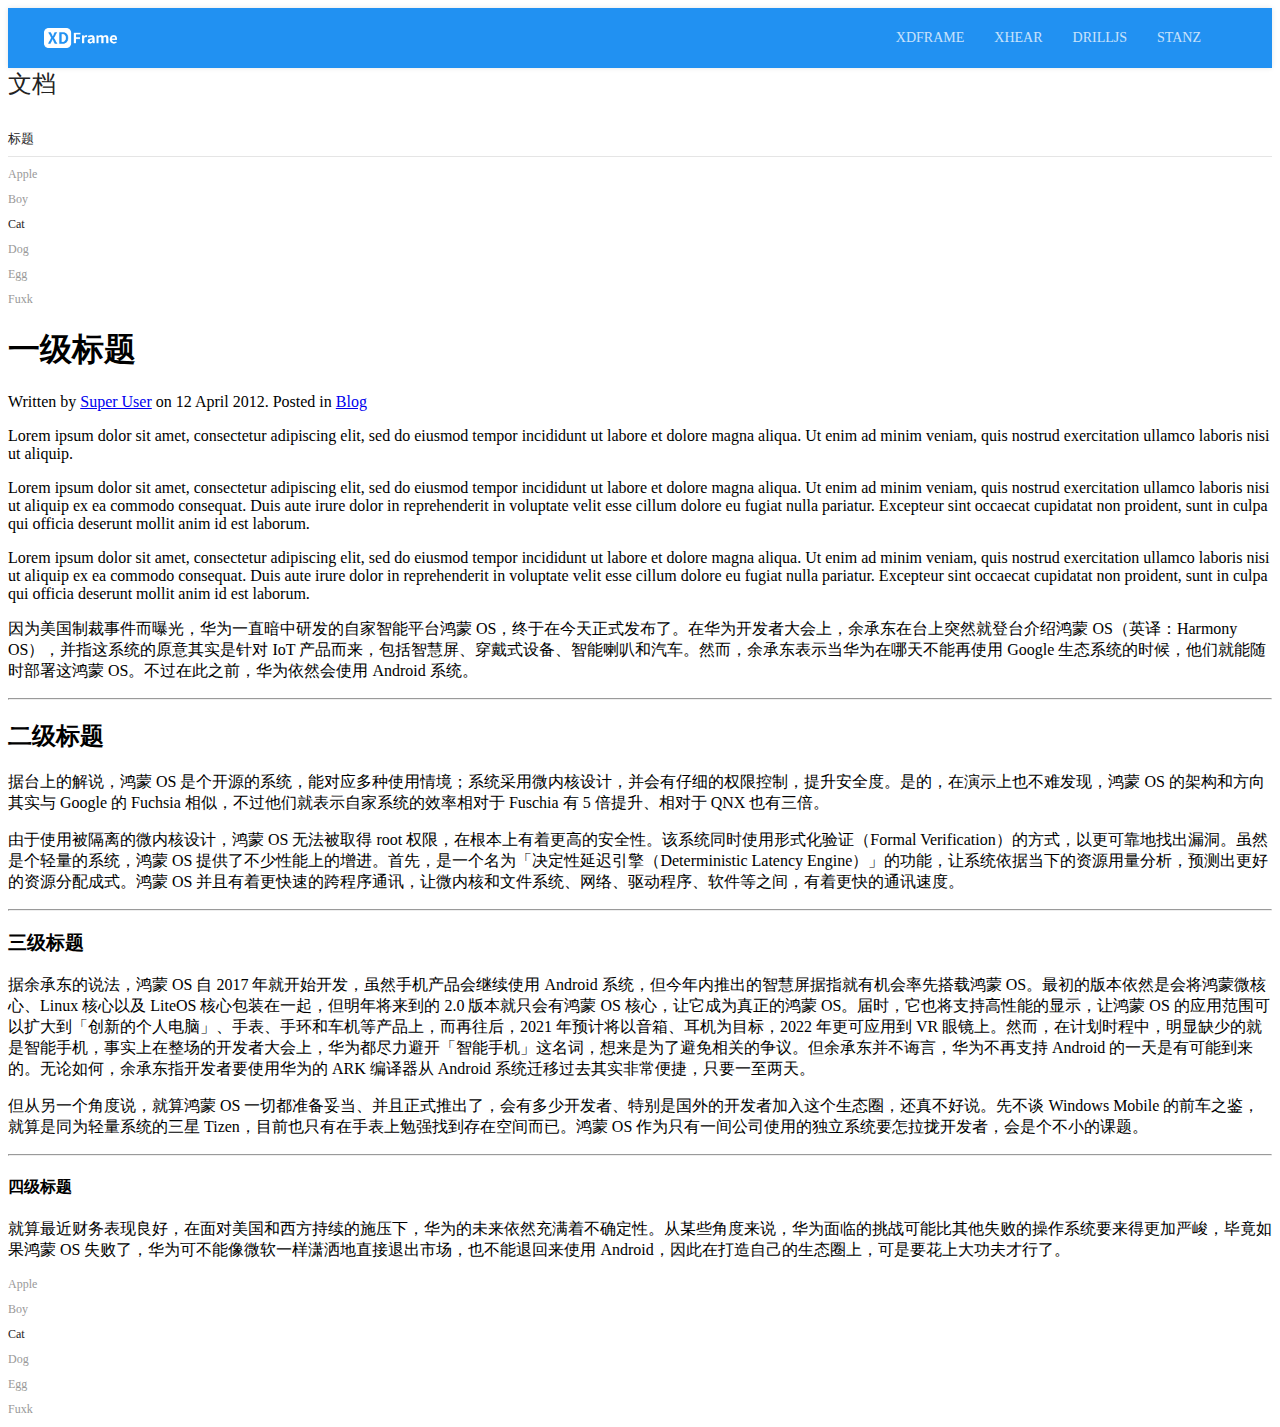
<file: index.html>
<!DOCTYPE html>
<html lang="en">

<head>
    <meta charset="UTF-8">
    <meta name="viewport" content="width=device-width, initial-scale=1.0">
    <meta http-equiv="X-UA-Compatible" content="ie=edge">
    <title>test page</title>
    <link rel="stylesheet" href="css/index.css">
    <script src="js/xdframe.js"></script>
    <script>
        drill = async (drill) => {
            drill.config({
                baseUrl: "js/"
            });
            await load("comps/ki-loading");
            await load("comps/ki-nav -pack", "comps/ki-ul -pack");
        }
    </script>
</head>

<body>
    <ki-nav>
        <img src="img/logo_white.png" alt="logo" slot="logo">
        <a href="/index.html">XDFRAME</a>
        <a href="/xhear/index.html">XHEAR</a>
        <a href="/drilljs/index.html">DRILLJS</a>
        <a href="/stanz/index.html">STANZ</a>
    </ki-nav>
    <div class="main">
        <div class="aslide">
            <ki-ul>
                <h1>文档</h1>
                <header>标题</header>
                <a>Apple</a>
                <a>Boy</a>
                <a class="kiul_active">Cat</a>
                <a>Dog</a>
                <a>Egg</a>
                <a>Fuxk</a>
            </ki-ul>
        </div>
        <div class="article">
            <article class="ki-article">
                <h1>一级标题</h1>
                <p class="ki-article-meta">Written by <a href="#">Super User</a> on 12 April 2012. Posted in <a href="#">Blog</a></p>
                <p class="ki-text-lead">Lorem ipsum dolor sit amet, consectetur adipiscing elit, sed do eiusmod tempor
                    incididunt ut labore et dolore magna aliqua. Ut enim ad minim veniam, quis nostrud exercitation
                    ullamco laboris nisi ut aliquip.</p>
                <p>Lorem ipsum dolor sit amet, consectetur adipiscing elit, sed do eiusmod tempor incididunt ut labore
                    et dolore magna aliqua. Ut enim ad minim veniam, quis nostrud exercitation ullamco laboris nisi ut
                    aliquip ex ea commodo consequat. Duis aute irure dolor in reprehenderit in voluptate velit esse
                    cillum dolore eu fugiat nulla pariatur. Excepteur sint occaecat cupidatat non proident, sunt in
                    culpa qui officia deserunt mollit anim id est laborum.</p>
                <p>Lorem ipsum dolor sit amet, consectetur adipiscing elit, sed do eiusmod tempor incididunt ut labore
                    et dolore magna aliqua. Ut enim ad minim veniam, quis nostrud exercitation ullamco laboris nisi ut
                    aliquip ex ea commodo consequat. Duis aute irure dolor in reprehenderit in voluptate velit esse
                    cillum dolore eu fugiat nulla pariatur. Excepteur sint occaecat cupidatat non proident, sunt in
                    culpa qui officia deserunt mollit anim id est laborum.</p>
                <p> 因为美国制裁事件而曝光，华为一直暗中研发的自家智能平台鸿蒙 OS，终于在今天正式发布了。在华为开发者大会上，余承东在台上突然就登台介绍鸿蒙 OS（英译：Harmony
                    OS），并指这系统的原意其实是针对 IoT 产品而来，包括智慧屏、穿戴式设备、智能喇叭和汽车。然而，余承东表示当华为在哪天不能再使用 Google 生态系统的时候，他们就能随时部署这鸿蒙
                    OS。不过在此之前，华为依然会使用 Android 系统。 </p>
                <hr>
                <h2>二级标题</h2>
                <p>据台上的解说，鸿蒙 OS 是个开源的系统，能对应多种使用情境；系统采用微内核设计，并会有仔细的权限控制，提升安全度。是的，在演示上也不难发现，鸿蒙 OS 的架构和方向其实与 Google 的
                    Fuchsia 相似，不过他们就表示自家系统的效率相对于 Fuschia 有 5 倍提升、相对于 QNX 也有三倍。</p>
                <p>由于使用被隔离的微内核设计，鸿蒙 OS 无法被取得 root 权限，在根本上有着更高的安全性。该系统同时使用形式化验证（Formal
                    Verification）的方式，以更可靠地找出漏洞。虽然是个轻量的系统，鸿蒙 OS 提供了不少性能上的增进。首先，是一个名为「决定性延迟引擎（Deterministic Latency
                    Engine）」的功能，让系统依据当下的资源用量分析，预测出更好的资源分配成式。鸿蒙 OS 并且有着更快速的跨程序通讯，让微内核和文件系统、网络、驱动程序、软件等之间，有着更快的通讯速度。</p>
                <hr>
                <h3>三级标题</h3>
                <p>据余承东的说法，鸿蒙 OS 自 2017 年就开始开发，虽然手机产品会继续使用 Android 系统，但今年内推出的智慧屏据指就有机会率先搭载鸿蒙 OS。最初的版本依然是会将鸿蒙微核心、Linux
                    核心以及 LiteOS 核心包装在一起，但明年将来到的 2.0 版本就只会有鸿蒙 OS 核心，让它成为真正的鸿蒙 OS。届时，它也将支持高性能的显示，让鸿蒙 OS
                    的应用范围可以扩大到「创新的个人电脑」、手表、手环和车机等产品上，而再往后，2021 年预计将以音箱、耳机为目标，2022 年更可应用到 VR
                    眼镜上。然而，在计划时程中，明显缺少的就是智能手机，事实上在整场的开发者大会上，华为都尽力避开「智能手机」这名词，想来是为了避免相关的争议。但余承东并不诲言，华为不再支持 Android
                    的一天是有可能到来的。无论如何，余承东指开发者要使用华为的 ARK 编译器从 Android 系统迁移过去其实非常便捷，只要一至两天。</p>
                <p>但从另一个角度说，就算鸿蒙 OS 一切都准备妥当、并且正式推出了，会有多少开发者、特别是国外的开发者加入这个生态圈，还真不好说。先不谈 Windows Mobile
                    的前车之鉴，就算是同为轻量系统的三星 Tizen，目前也只有在手表上勉强找到存在空间而已。鸿蒙 OS 作为只有一间公司使用的独立系统要怎拉拢开发者，会是个不小的课题。</p>
                <hr>
                <h4>四级标题</h4>
                <p>就算最近财务表现良好，在面对美国和西方持续的施压下，华为的未来依然充满着不确定性。从某些角度来说，华为面临的挑战可能比其他失败的操作系统要来得更加严峻，毕竟如果鸿蒙 OS
                    失败了，华为可不能像微软一样潇洒地直接退出市场，也不能退回来使用 Android，因此在打造自己的生态圈上，可是要花上大功夫才行了。 </p>
            </article>
        </div>
        <div class="article_aslide">
            <ki-ul>
                <a>Apple</a>
                <a>Boy</a>
                <a class="kiul_active">Cat</a>
                <a>Dog</a>
                <a>Egg</a>
                <a>Fuxk</a>
                <footer>

                </footer>
            </ki-ul>
        </div>
        <!-- <ki-loading></ki-loading> -->
    </div>
</body>

</html>
</file>
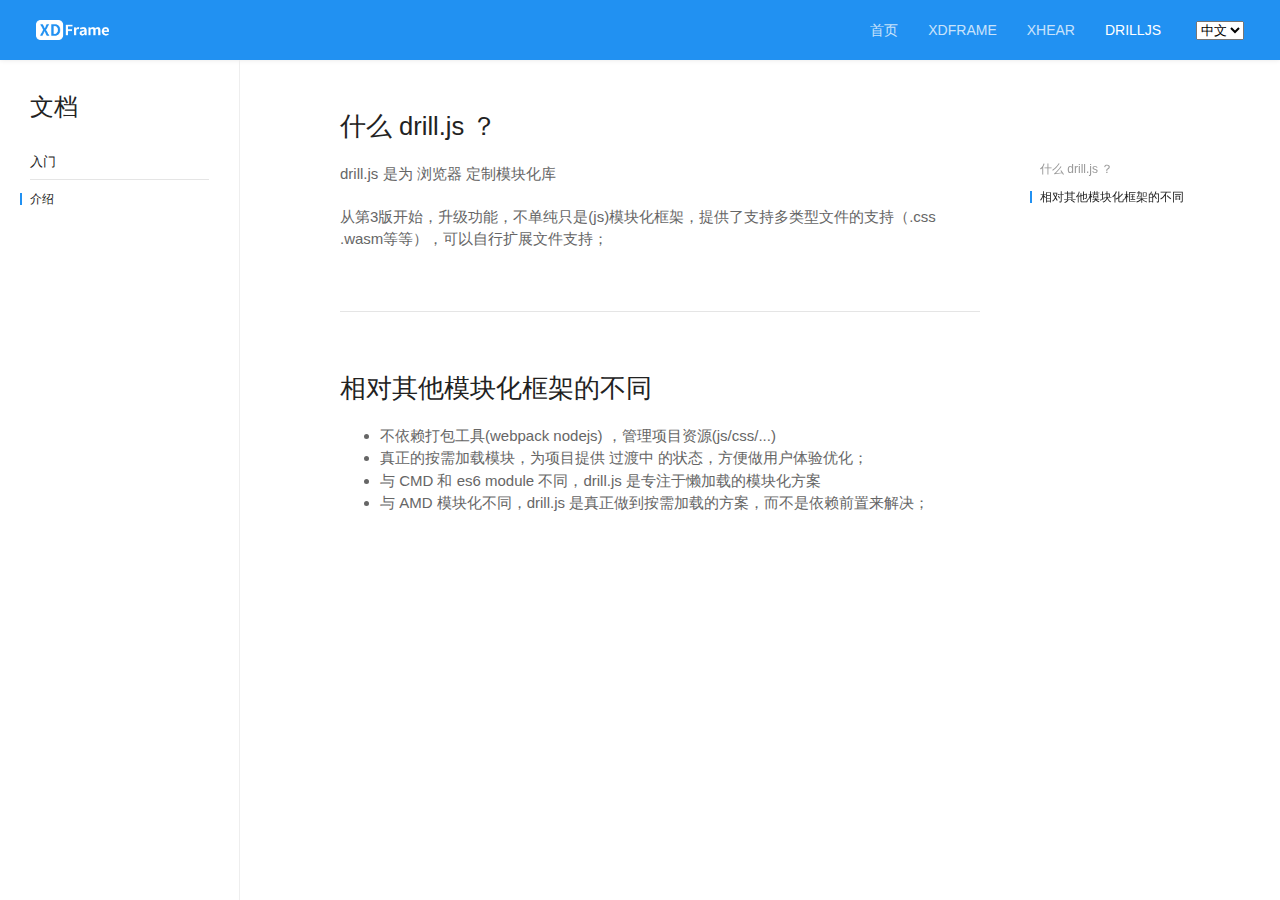
<file: cn/drilljs/index.html>
<!DOCTYPE html>
<html lang="en">

<head>
    <meta charset="UTF-8">
    <meta name="viewport" content="width=device-width, initial-scale=1.0">
    <meta http-equiv="X-UA-Compatible" content="ie=edge">
    <title>xhear</title>
    <link rel="stylesheet" href="/css/public.css">
    <script src="/js/xdframe.js" async></script>
    <script src="/js/articleMain.js" async></script>
</head>

<body>
    <ki-web>
        <nav class="left_nav">
            <h1>文档</h1>
            <header>入门</header>
            <a href="index.html">介绍</a>
        </nav>
        <article class="ki-article">
            <h2>什么 drill.js ？</h2>
            <p>drill.js 是为 浏览器 定制模块化库</p>
            <p>从第3版开始，升级功能，不单纯只是(js)模块化框架，提供了支持多类型文件的支持（.css .wasm等等），可以自行扩展文件支持；</p>
            <hr>
            <h2>相对其他模块化框架的不同</h2>
            <ul>
                <li>不依赖打包工具(webpack nodejs) ，管理项目资源(js/css/...)</li>
                <li>真正的按需加载模块，为项目提供 过渡中 的状态，方便做用户体验优化；</li>
                <li>与 CMD 和 es6 module 不同，drill.js 是专注于懒加载的模块化方案</li>
                <li>与 AMD 模块化不同，drill.js 是真正做到按需加载的方案，而不是依赖前置来解决；</li>
            </ul>
        </article>
    </ki-web>
</body>

</html>
</file>
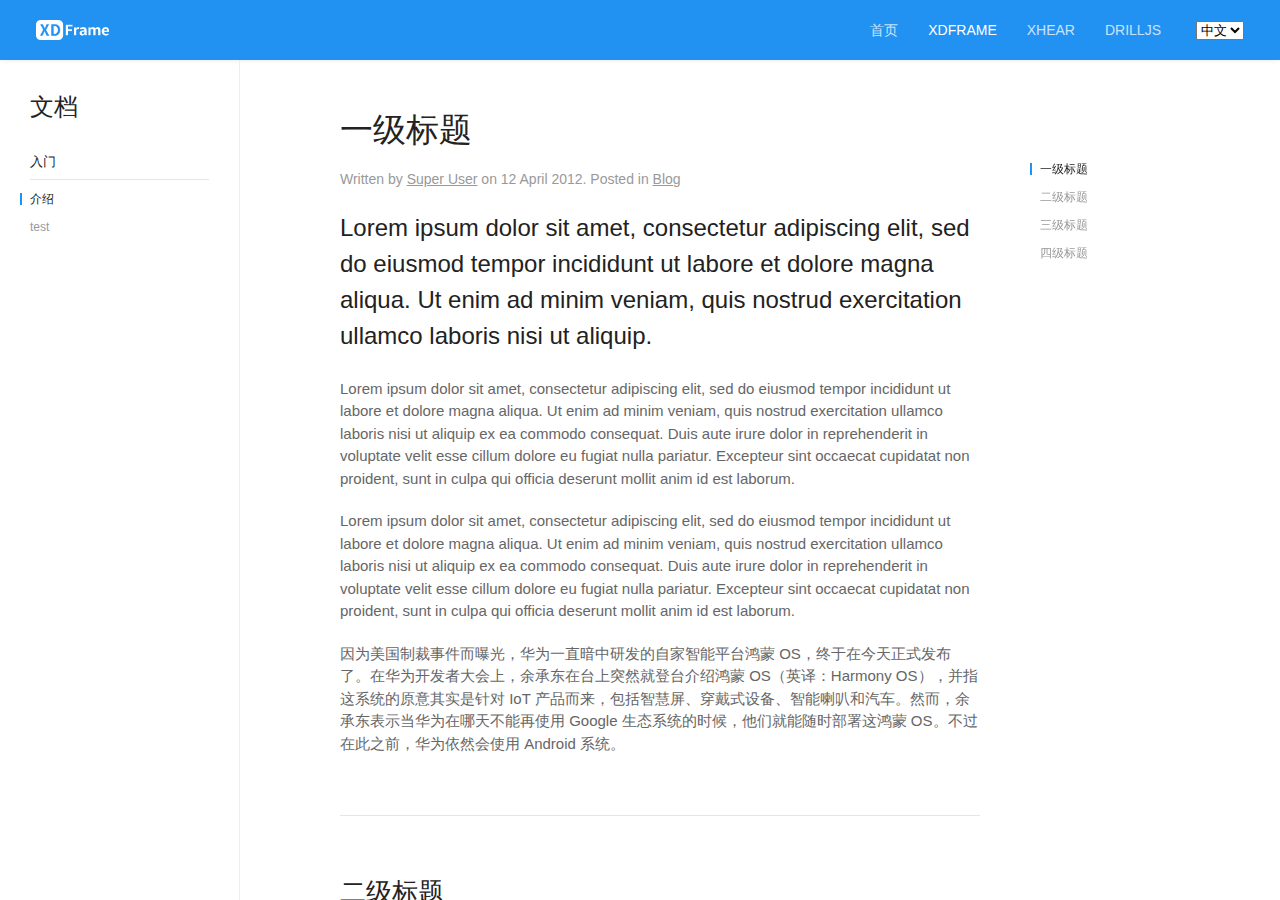
<file: cn/xdframe/index.html>
<!DOCTYPE html>
<html lang="en">

<head>
    <meta charset="UTF-8">
    <meta name="viewport" content="width=device-width, initial-scale=1.0">
    <meta http-equiv="X-UA-Compatible" content="ie=edge">
    <title>xdframe</title>
    <link rel="stylesheet" href="/css/public.css">
    <script src="/js/xdframe.js" async></script>
    <script src="/js/articleMain.js" async></script>
</head>

<body>
    <ki-web>
        <nav class="left_nav">
            <h1>文档</h1>
            <header>入门</header>
            <a href="index.html">介绍</a>
            <a href="test.html">test</a>
        </nav>
        <article class="ki-article">
            <h1>一级标题</h1>
            <p class="ki-article-meta">Written by <a href="#">Super User</a> on 12 April 2012. Posted in <a href="#">Blog</a></p>
            <p class="ki-text-lead">Lorem ipsum dolor sit amet, consectetur adipiscing elit, sed do eiusmod tempor
                incididunt ut labore et dolore magna aliqua. Ut enim ad minim veniam, quis nostrud exercitation
                ullamco laboris nisi ut aliquip.</p>
            <p>Lorem ipsum dolor sit amet, consectetur adipiscing elit, sed do eiusmod tempor incididunt ut labore
                et dolore magna aliqua. Ut enim ad minim veniam, quis nostrud exercitation ullamco laboris nisi ut
                aliquip ex ea commodo consequat. Duis aute irure dolor in reprehenderit in voluptate velit esse
                cillum dolore eu fugiat nulla pariatur. Excepteur sint occaecat cupidatat non proident, sunt in
                culpa qui officia deserunt mollit anim id est laborum.</p>
            <p>Lorem ipsum dolor sit amet, consectetur adipiscing elit, sed do eiusmod tempor incididunt ut labore
                et dolore magna aliqua. Ut enim ad minim veniam, quis nostrud exercitation ullamco laboris nisi ut
                aliquip ex ea commodo consequat. Duis aute irure dolor in reprehenderit in voluptate velit esse
                cillum dolore eu fugiat nulla pariatur. Excepteur sint occaecat cupidatat non proident, sunt in
                culpa qui officia deserunt mollit anim id est laborum.</p>
            <p> 因为美国制裁事件而曝光，华为一直暗中研发的自家智能平台鸿蒙 OS，终于在今天正式发布了。在华为开发者大会上，余承东在台上突然就登台介绍鸿蒙 OS（英译：Harmony
                OS），并指这系统的原意其实是针对 IoT 产品而来，包括智慧屏、穿戴式设备、智能喇叭和汽车。然而，余承东表示当华为在哪天不能再使用 Google 生态系统的时候，他们就能随时部署这鸿蒙
                OS。不过在此之前，华为依然会使用 Android 系统。 </p>
            <hr>
            <h2>二级标题</h2>
            <p>据台上的解说，鸿蒙 OS 是个开源的系统，能对应多种使用情境；系统采用微内核设计，并会有仔细的权限控制，提升安全度。是的，在演示上也不难发现，鸿蒙 OS 的架构和方向其实与 Google 的
                Fuchsia 相似，不过他们就表示自家系统的效率相对于 Fuschia 有 5 倍提升、相对于 QNX 也有三倍。</p>
            <p>由于使用被隔离的微内核设计，鸿蒙 OS 无法被取得 root 权限，在根本上有着更高的安全性。该系统同时使用形式化验证（Formal
                Verification）的方式，以更可靠地找出漏洞。虽然是个轻量的系统，鸿蒙 OS 提供了不少性能上的增进。首先，是一个名为「决定性延迟引擎（Deterministic Latency
                Engine）」的功能，让系统依据当下的资源用量分析，预测出更好的资源分配成式。鸿蒙 OS 并且有着更快速的跨程序通讯，让微内核和文件系统、网络、驱动程序、软件等之间，有着更快的通讯速度。</p>
            <hr>
            <h3>三级标题</h3>
            <p>据余承东的说法，鸿蒙 OS 自 2017 年就开始开发，虽然手机产品会继续使用 Android 系统，但今年内推出的智慧屏据指就有机会率先搭载鸿蒙 OS。最初的版本依然是会将鸿蒙微核心、Linux
                核心以及 LiteOS 核心包装在一起，但明年将来到的 2.0 版本就只会有鸿蒙 OS 核心，让它成为真正的鸿蒙 OS。届时，它也将支持高性能的显示，让鸿蒙 OS
                的应用范围可以扩大到「创新的个人电脑」、手表、手环和车机等产品上，而再往后，2021 年预计将以音箱、耳机为目标，2022 年更可应用到 VR
                眼镜上。然而，在计划时程中，明显缺少的就是智能手机，事实上在整场的开发者大会上，华为都尽力避开「智能手机」这名词，想来是为了避免相关的争议。但余承东并不诲言，华为不再支持 Android
                的一天是有可能到来的。无论如何，余承东指开发者要使用华为的 ARK 编译器从 Android 系统迁移过去其实非常便捷，只要一至两天。</p>
            <p>但从另一个角度说，就算鸿蒙 OS 一切都准备妥当、并且正式推出了，会有多少开发者、特别是国外的开发者加入这个生态圈，还真不好说。先不谈 Windows Mobile
                的前车之鉴，就算是同为轻量系统的三星 Tizen，目前也只有在手表上勉强找到存在空间而已。鸿蒙 OS 作为只有一间公司使用的独立系统要怎拉拢开发者，会是个不小的课题。</p>
            <hr>
            <h4>四级标题</h4>
            <p>就算最近财务表现良好，在面对美国和西方持续的施压下，华为的未来依然充满着不确定性。从某些角度来说，华为面临的挑战可能比其他失败的操作系统要来得更加严峻，毕竟如果鸿蒙 OS
                失败了，华为可不能像微软一样潇洒地直接退出市场，也不能退回来使用 Android，因此在打造自己的生态圈上，可是要花上大功夫才行了。 </p>
        </article>
    </ki-web>
</body>

</html>
</file>
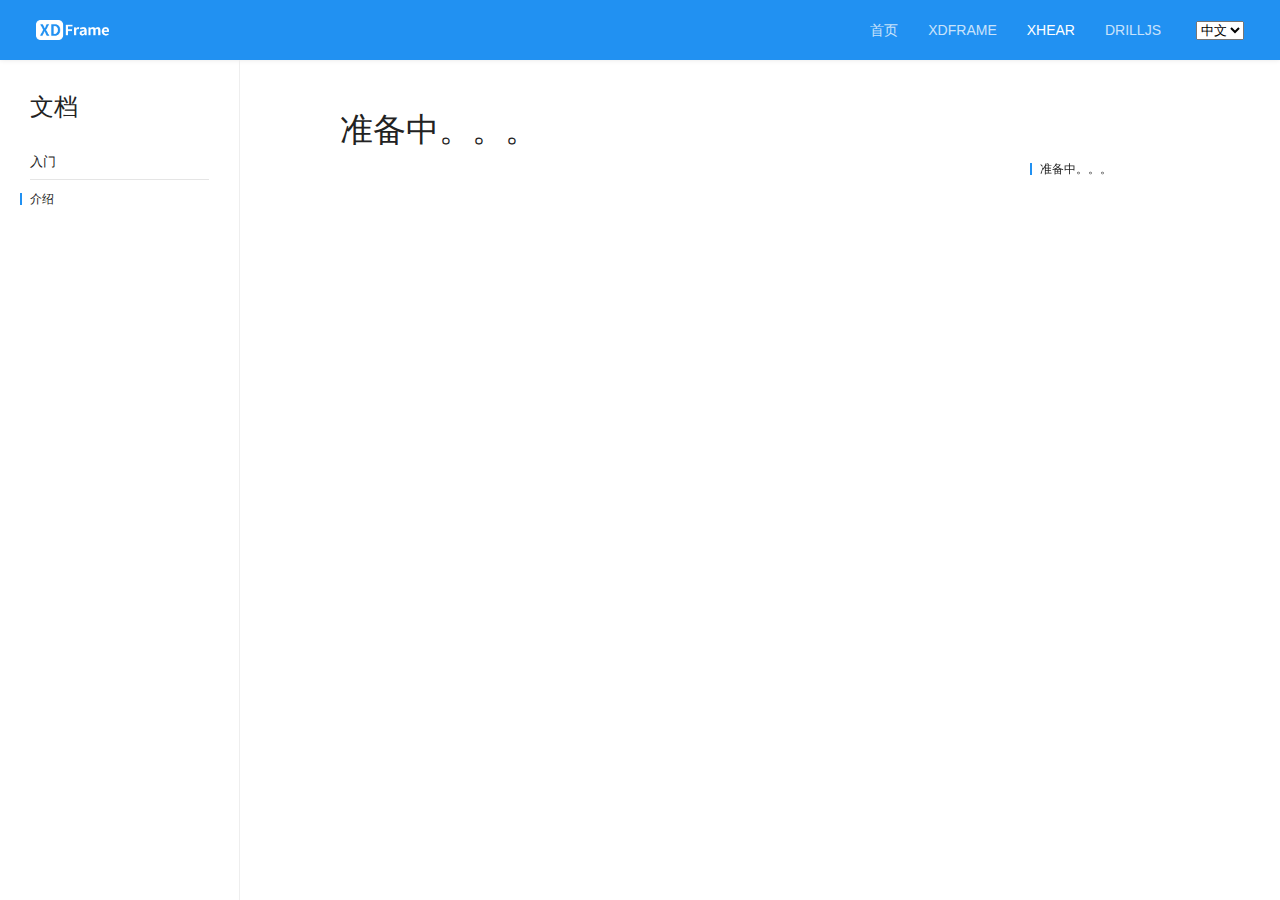
<file: cn/xhear/index.html>
<!DOCTYPE html>
<html lang="en">

<head>
    <meta charset="UTF-8">
    <meta name="viewport" content="width=device-width, initial-scale=1.0">
    <meta http-equiv="X-UA-Compatible" content="ie=edge">
    <title>xhear</title>
    <link rel="stylesheet" href="/css/public.css">
    <script src="/js/xdframe.js" async></script>
    <script src="/js/articleMain.js" async></script>
</head>

<body>
    <ki-web>
        <nav class="left_nav">
            <h1>文档</h1>
            <header>入门</header>
            <a href="index.html">介绍</a>
        </nav>
        <article class="ki-article">
            <h1>准备中。。。</h1>
        </article>
    </ki-web>
</body>

</html>
</file>
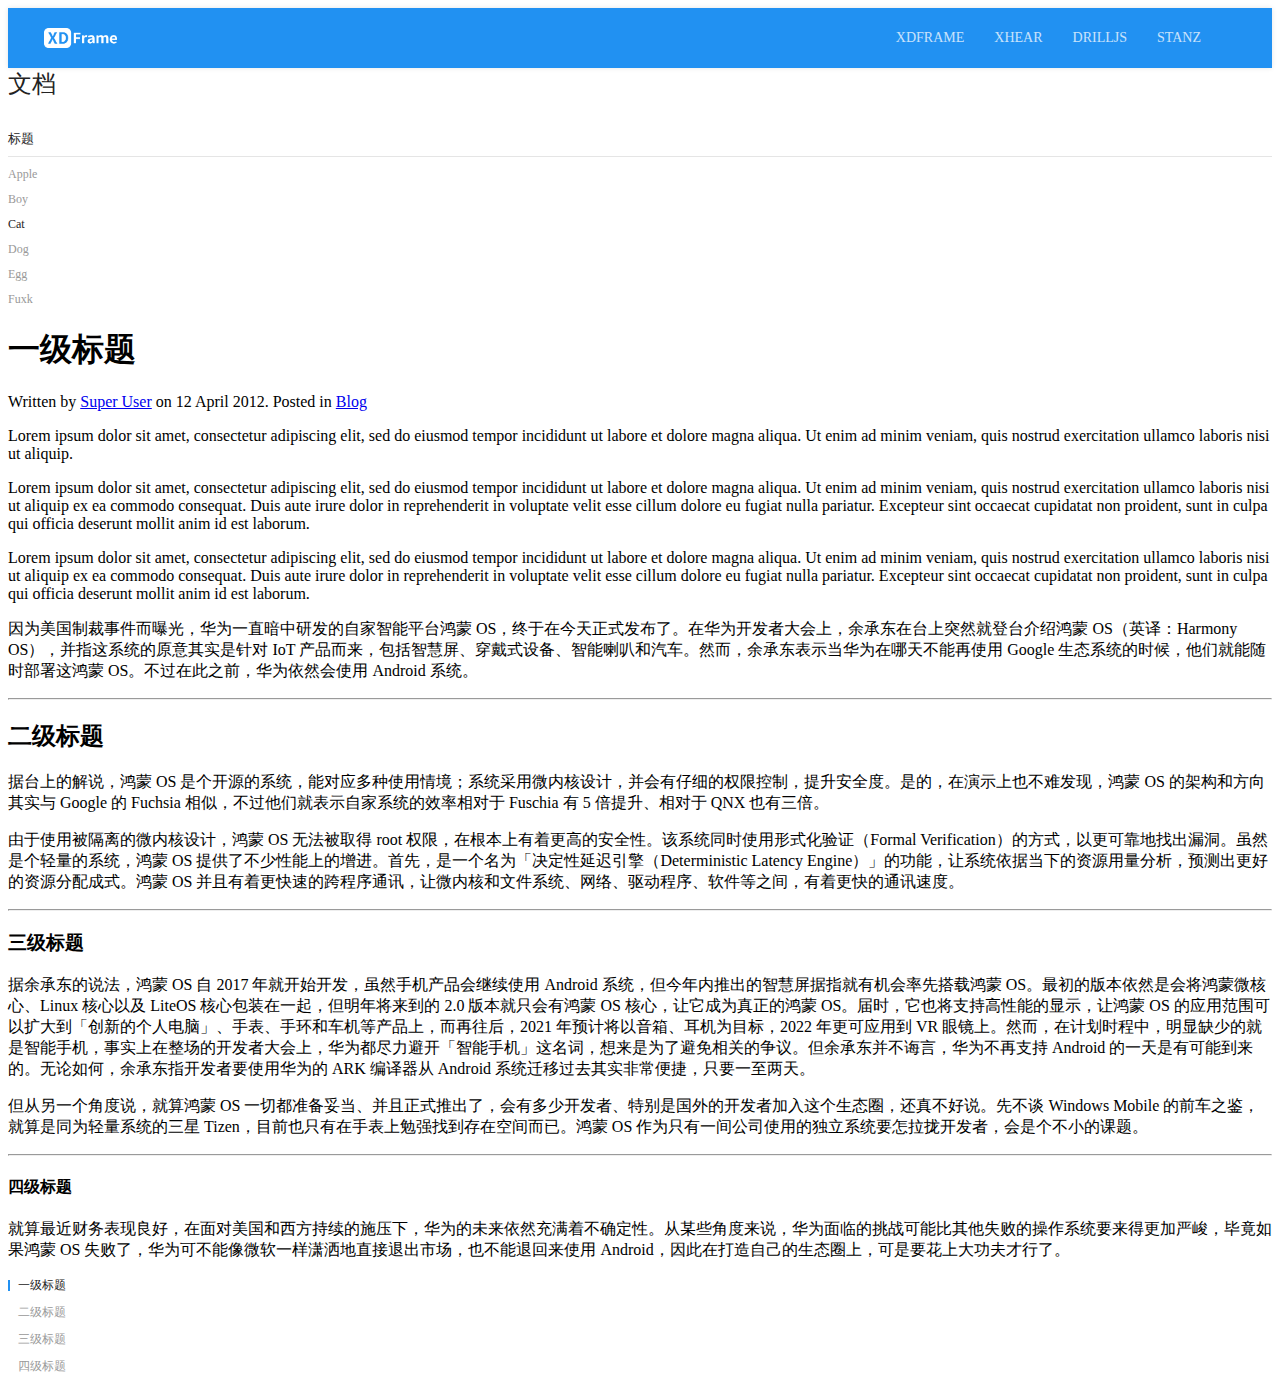
<file: temp.html>
<!DOCTYPE html>
<html lang="en">

<head>
    <meta charset="UTF-8">
    <meta name="viewport" content="width=device-width, initial-scale=1.0">
    <meta http-equiv="X-UA-Compatible" content="ie=edge">
    <title>test page</title>
    <script src="js/xdframe.js" async></script>
    <script src="js/main.js" async></script>
</head>

<body>
    <ki-nav>
        <img src="img/logo_white.png" alt="logo" slot="logo">
        <a href="index.html">XDFRAME</a>
        <a href="/xhear/index.html">XHEAR</a>
        <a href="/drilljs/index.html">DRILLJS</a>
        <a href="/stanz/index.html">STANZ</a>
    </ki-nav>
    <div class="main">
        <div class="aslide">
            <ki-ul>
                <h1>文档</h1>
                <header>标题</header>
                <a>Apple</a>
                <a>Boy</a>
                <a class="kiul_active">Cat</a>
                <a>Dog</a>
                <a>Egg</a>
                <a>Fuxk</a>
            </ki-ul>
        </div>
        <div class="article" id="main_article">
            <article class="ki-article">
                <h1>一级标题</h1>
                <p class="ki-article-meta">Written by <a href="#">Super User</a> on 12 April 2012. Posted in <a href="#">Blog</a></p>
                <p class="ki-text-lead">Lorem ipsum dolor sit amet, consectetur adipiscing elit, sed do eiusmod tempor
                    incididunt ut labore et dolore magna aliqua. Ut enim ad minim veniam, quis nostrud exercitation
                    ullamco laboris nisi ut aliquip.</p>
                <p>Lorem ipsum dolor sit amet, consectetur adipiscing elit, sed do eiusmod tempor incididunt ut labore
                    et dolore magna aliqua. Ut enim ad minim veniam, quis nostrud exercitation ullamco laboris nisi ut
                    aliquip ex ea commodo consequat. Duis aute irure dolor in reprehenderit in voluptate velit esse
                    cillum dolore eu fugiat nulla pariatur. Excepteur sint occaecat cupidatat non proident, sunt in
                    culpa qui officia deserunt mollit anim id est laborum.</p>
                <p>Lorem ipsum dolor sit amet, consectetur adipiscing elit, sed do eiusmod tempor incididunt ut labore
                    et dolore magna aliqua. Ut enim ad minim veniam, quis nostrud exercitation ullamco laboris nisi ut
                    aliquip ex ea commodo consequat. Duis aute irure dolor in reprehenderit in voluptate velit esse
                    cillum dolore eu fugiat nulla pariatur. Excepteur sint occaecat cupidatat non proident, sunt in
                    culpa qui officia deserunt mollit anim id est laborum.</p>
                <p> 因为美国制裁事件而曝光，华为一直暗中研发的自家智能平台鸿蒙 OS，终于在今天正式发布了。在华为开发者大会上，余承东在台上突然就登台介绍鸿蒙 OS（英译：Harmony
                    OS），并指这系统的原意其实是针对 IoT 产品而来，包括智慧屏、穿戴式设备、智能喇叭和汽车。然而，余承东表示当华为在哪天不能再使用 Google 生态系统的时候，他们就能随时部署这鸿蒙
                    OS。不过在此之前，华为依然会使用 Android 系统。 </p>
                <hr>
                <h2>二级标题</h2>
                <p>据台上的解说，鸿蒙 OS 是个开源的系统，能对应多种使用情境；系统采用微内核设计，并会有仔细的权限控制，提升安全度。是的，在演示上也不难发现，鸿蒙 OS 的架构和方向其实与 Google 的
                    Fuchsia 相似，不过他们就表示自家系统的效率相对于 Fuschia 有 5 倍提升、相对于 QNX 也有三倍。</p>
                <p>由于使用被隔离的微内核设计，鸿蒙 OS 无法被取得 root 权限，在根本上有着更高的安全性。该系统同时使用形式化验证（Formal
                    Verification）的方式，以更可靠地找出漏洞。虽然是个轻量的系统，鸿蒙 OS 提供了不少性能上的增进。首先，是一个名为「决定性延迟引擎（Deterministic Latency
                    Engine）」的功能，让系统依据当下的资源用量分析，预测出更好的资源分配成式。鸿蒙 OS 并且有着更快速的跨程序通讯，让微内核和文件系统、网络、驱动程序、软件等之间，有着更快的通讯速度。</p>
                <hr>
                <h3>三级标题</h3>
                <p>据余承东的说法，鸿蒙 OS 自 2017 年就开始开发，虽然手机产品会继续使用 Android 系统，但今年内推出的智慧屏据指就有机会率先搭载鸿蒙 OS。最初的版本依然是会将鸿蒙微核心、Linux
                    核心以及 LiteOS 核心包装在一起，但明年将来到的 2.0 版本就只会有鸿蒙 OS 核心，让它成为真正的鸿蒙 OS。届时，它也将支持高性能的显示，让鸿蒙 OS
                    的应用范围可以扩大到「创新的个人电脑」、手表、手环和车机等产品上，而再往后，2021 年预计将以音箱、耳机为目标，2022 年更可应用到 VR
                    眼镜上。然而，在计划时程中，明显缺少的就是智能手机，事实上在整场的开发者大会上，华为都尽力避开「智能手机」这名词，想来是为了避免相关的争议。但余承东并不诲言，华为不再支持 Android
                    的一天是有可能到来的。无论如何，余承东指开发者要使用华为的 ARK 编译器从 Android 系统迁移过去其实非常便捷，只要一至两天。</p>
                <p>但从另一个角度说，就算鸿蒙 OS 一切都准备妥当、并且正式推出了，会有多少开发者、特别是国外的开发者加入这个生态圈，还真不好说。先不谈 Windows Mobile
                    的前车之鉴，就算是同为轻量系统的三星 Tizen，目前也只有在手表上勉强找到存在空间而已。鸿蒙 OS 作为只有一间公司使用的独立系统要怎拉拢开发者，会是个不小的课题。</p>
                <hr>
                <h4>四级标题</h4>
                <p>就算最近财务表现良好，在面对美国和西方持续的施压下，华为的未来依然充满着不确定性。从某些角度来说，华为面临的挑战可能比其他失败的操作系统要来得更加严峻，毕竟如果鸿蒙 OS
                    失败了，华为可不能像微软一样潇洒地直接退出市场，也不能退回来使用 Android，因此在打造自己的生态圈上，可是要花上大功夫才行了。 </p>
            </article>
        </div>
        <div class="article_aslide">
            <ki-article-list for="#main_article"></ki-article-list>
        </div>
    </div>
</body>

</html>
</file>
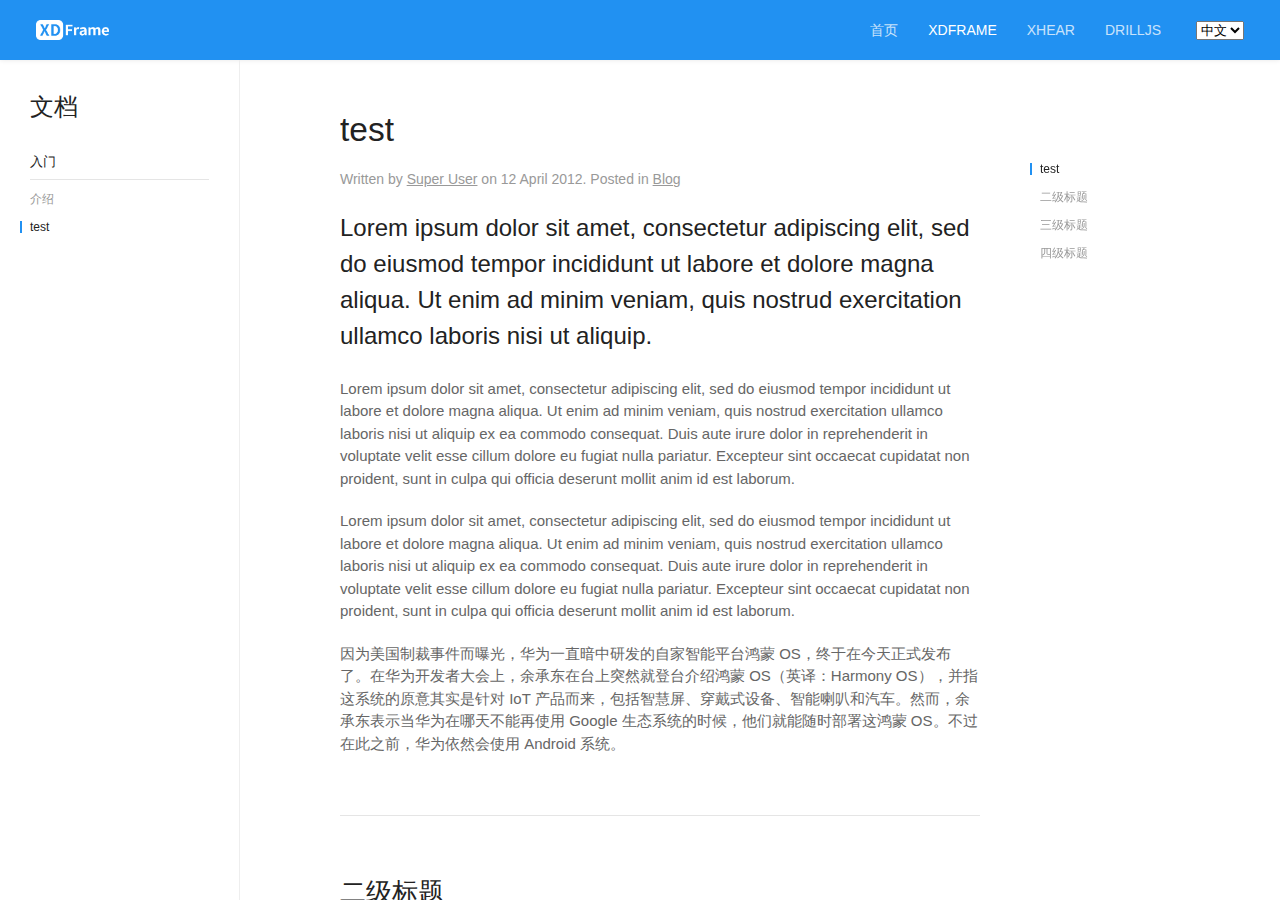
<file: cn/xdframe/test.html>
<!DOCTYPE html>
<html lang="en">

<head>
    <meta charset="UTF-8">
    <meta name="viewport" content="width=device-width, initial-scale=1.0">
    <meta http-equiv="X-UA-Compatible" content="ie=edge">
    <title>test</title>
    <link rel="stylesheet" href="/css/public.css">
    <script src="/js/xdframe.js" async></script>
    <script src="/js/articleMain.js" async></script>
</head>

<body>
    <ki-web>
        <article class="ki-article">
            <h1>test</h1>
            <p class="ki-article-meta">Written by <a href="#">Super User</a> on 12 April 2012. Posted in <a href="#">Blog</a></p>
            <p class="ki-text-lead">Lorem ipsum dolor sit amet, consectetur adipiscing elit, sed do eiusmod tempor
                incididunt ut labore et dolore magna aliqua. Ut enim ad minim veniam, quis nostrud exercitation
                ullamco laboris nisi ut aliquip.</p>
            <p>Lorem ipsum dolor sit amet, consectetur adipiscing elit, sed do eiusmod tempor incididunt ut labore
                et dolore magna aliqua. Ut enim ad minim veniam, quis nostrud exercitation ullamco laboris nisi ut
                aliquip ex ea commodo consequat. Duis aute irure dolor in reprehenderit in voluptate velit esse
                cillum dolore eu fugiat nulla pariatur. Excepteur sint occaecat cupidatat non proident, sunt in
                culpa qui officia deserunt mollit anim id est laborum.</p>
            <p>Lorem ipsum dolor sit amet, consectetur adipiscing elit, sed do eiusmod tempor incididunt ut labore
                et dolore magna aliqua. Ut enim ad minim veniam, quis nostrud exercitation ullamco laboris nisi ut
                aliquip ex ea commodo consequat. Duis aute irure dolor in reprehenderit in voluptate velit esse
                cillum dolore eu fugiat nulla pariatur. Excepteur sint occaecat cupidatat non proident, sunt in
                culpa qui officia deserunt mollit anim id est laborum.</p>
            <p> 因为美国制裁事件而曝光，华为一直暗中研发的自家智能平台鸿蒙 OS，终于在今天正式发布了。在华为开发者大会上，余承东在台上突然就登台介绍鸿蒙 OS（英译：Harmony
                OS），并指这系统的原意其实是针对 IoT 产品而来，包括智慧屏、穿戴式设备、智能喇叭和汽车。然而，余承东表示当华为在哪天不能再使用 Google 生态系统的时候，他们就能随时部署这鸿蒙
                OS。不过在此之前，华为依然会使用 Android 系统。 </p>
            <hr>
            <h2>二级标题</h2>
            <p>据台上的解说，鸿蒙 OS 是个开源的系统，能对应多种使用情境；系统采用微内核设计，并会有仔细的权限控制，提升安全度。是的，在演示上也不难发现，鸿蒙 OS 的架构和方向其实与 Google 的
                Fuchsia 相似，不过他们就表示自家系统的效率相对于 Fuschia 有 5 倍提升、相对于 QNX 也有三倍。</p>
            <p>由于使用被隔离的微内核设计，鸿蒙 OS 无法被取得 root 权限，在根本上有着更高的安全性。该系统同时使用形式化验证（Formal
                Verification）的方式，以更可靠地找出漏洞。虽然是个轻量的系统，鸿蒙 OS 提供了不少性能上的增进。首先，是一个名为「决定性延迟引擎（Deterministic Latency
                Engine）」的功能，让系统依据当下的资源用量分析，预测出更好的资源分配成式。鸿蒙 OS 并且有着更快速的跨程序通讯，让微内核和文件系统、网络、驱动程序、软件等之间，有着更快的通讯速度。</p>
            <hr>
            <h3>三级标题</h3>
            <p>据余承东的说法，鸿蒙 OS 自 2017 年就开始开发，虽然手机产品会继续使用 Android 系统，但今年内推出的智慧屏据指就有机会率先搭载鸿蒙 OS。最初的版本依然是会将鸿蒙微核心、Linux
                核心以及 LiteOS 核心包装在一起，但明年将来到的 2.0 版本就只会有鸿蒙 OS 核心，让它成为真正的鸿蒙 OS。届时，它也将支持高性能的显示，让鸿蒙 OS
                的应用范围可以扩大到「创新的个人电脑」、手表、手环和车机等产品上，而再往后，2021 年预计将以音箱、耳机为目标，2022 年更可应用到 VR
                眼镜上。然而，在计划时程中，明显缺少的就是智能手机，事实上在整场的开发者大会上，华为都尽力避开「智能手机」这名词，想来是为了避免相关的争议。但余承东并不诲言，华为不再支持 Android
                的一天是有可能到来的。无论如何，余承东指开发者要使用华为的 ARK 编译器从 Android 系统迁移过去其实非常便捷，只要一至两天。</p>
            <p>但从另一个角度说，就算鸿蒙 OS 一切都准备妥当、并且正式推出了，会有多少开发者、特别是国外的开发者加入这个生态圈，还真不好说。先不谈 Windows Mobile
                的前车之鉴，就算是同为轻量系统的三星 Tizen，目前也只有在手表上勉强找到存在空间而已。鸿蒙 OS 作为只有一间公司使用的独立系统要怎拉拢开发者，会是个不小的课题。</p>
            <hr>
            <h4>四级标题</h4>
            <p>就算最近财务表现良好，在面对美国和西方持续的施压下，华为的未来依然充满着不确定性。从某些角度来说，华为面临的挑战可能比其他失败的操作系统要来得更加严峻，毕竟如果鸿蒙 OS
                失败了，华为可不能像微软一样潇洒地直接退出市场，也不能退回来使用 Android，因此在打造自己的生态圈上，可是要花上大功夫才行了。 </p>
        </article>
    </ki-web>
</body>

</html>
</file>
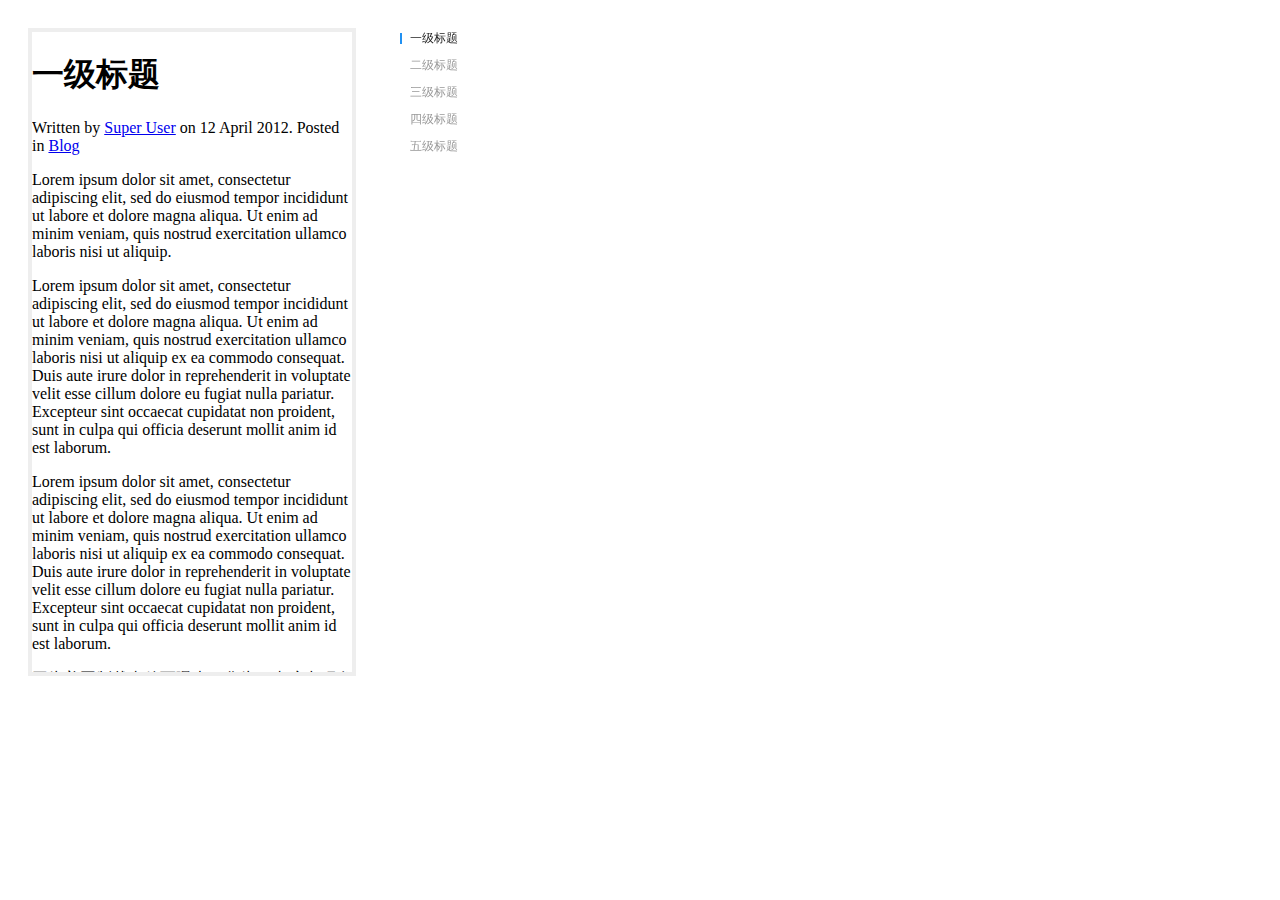
<file: js/comps/ki-article-list/demo.html>
<!DOCTYPE html>
<html lang="en">

<head>
    <meta charset="UTF-8">
    <meta name="viewport" content="width=device-width, initial-scale=1.0">
    <meta http-equiv="X-UA-Compatible" content="ie=edge">
    <title>Document</title>
    <style>
        body {
            display: flex;
        }
    </style>
    <script src="../../xdframe.js"></script>
    <script>
        load("./ki-article-list");
    </script>
</head>

<body>
    <article style="margin:20px;width: 320px;height:640px;overflow-y: scroll;border:#eee solid 4px;" id="testTar">
        <h1>一级标题</h1>
        <p class="ki-article-meta">Written by <a href="#">Super User</a> on 12 April 2012. Posted in <a href="#">Blog</a></p>
        <p class="ki-text-lead">Lorem ipsum dolor sit amet, consectetur adipiscing elit, sed do eiusmod tempor
            incididunt ut labore et dolore magna aliqua. Ut enim ad minim veniam, quis nostrud exercitation
            ullamco laboris nisi ut aliquip.</p>
        <p>Lorem ipsum dolor sit amet, consectetur adipiscing elit, sed do eiusmod tempor incididunt ut labore
            et dolore magna aliqua. Ut enim ad minim veniam, quis nostrud exercitation ullamco laboris nisi ut
            aliquip ex ea commodo consequat. Duis aute irure dolor in reprehenderit in voluptate velit esse
            cillum dolore eu fugiat nulla pariatur. Excepteur sint occaecat cupidatat non proident, sunt in
            culpa qui officia deserunt mollit anim id est laborum.</p>
        <p>Lorem ipsum dolor sit amet, consectetur adipiscing elit, sed do eiusmod tempor incididunt ut labore
            et dolore magna aliqua. Ut enim ad minim veniam, quis nostrud exercitation ullamco laboris nisi ut
            aliquip ex ea commodo consequat. Duis aute irure dolor in reprehenderit in voluptate velit esse
            cillum dolore eu fugiat nulla pariatur. Excepteur sint occaecat cupidatat non proident, sunt in
            culpa qui officia deserunt mollit anim id est laborum.</p>
        <p> 因为美国制裁事件而曝光，华为一直暗中研发的自家智能平台鸿蒙 OS，终于在今天正式发布了。在华为开发者大会上，余承东在台上突然就登台介绍鸿蒙 OS（英译：Harmony
            OS），并指这系统的原意其实是针对 IoT 产品而来，包括智慧屏、穿戴式设备、智能喇叭和汽车。然而，余承东表示当华为在哪天不能再使用 Google 生态系统的时候，他们就能随时部署这鸿蒙
            OS。不过在此之前，华为依然会使用 Android 系统。 </p>
        <hr>
        <h2>二级标题</h2>
        <p>据台上的解说，鸿蒙 OS 是个开源的系统，能对应多种使用情境；系统采用微内核设计，并会有仔细的权限控制，提升安全度。是的，在演示上也不难发现，鸿蒙 OS 的架构和方向其实与 Google 的
            Fuchsia 相似，不过他们就表示自家系统的效率相对于 Fuschia 有 5 倍提升、相对于 QNX 也有三倍。</p>
        <p>由于使用被隔离的微内核设计，鸿蒙 OS 无法被取得 root 权限，在根本上有着更高的安全性。该系统同时使用形式化验证（Formal
            Verification）的方式，以更可靠地找出漏洞。虽然是个轻量的系统，鸿蒙 OS 提供了不少性能上的增进。首先，是一个名为「决定性延迟引擎（Deterministic Latency
            Engine）」的功能，让系统依据当下的资源用量分析，预测出更好的资源分配成式。鸿蒙 OS 并且有着更快速的跨程序通讯，让微内核和文件系统、网络、驱动程序、软件等之间，有着更快的通讯速度。</p>
        <hr>
        <h3>三级标题</h3>
        <p>据余承东的说法，鸿蒙 OS 自 2017 年就开始开发，虽然手机产品会继续使用 Android 系统，但今年内推出的智慧屏据指就有机会率先搭载鸿蒙 OS。最初的版本依然是会将鸿蒙微核心、Linux
            核心以及 LiteOS 核心包装在一起，但明年将来到的 2.0 版本就只会有鸿蒙 OS 核心，让它成为真正的鸿蒙 OS。届时，它也将支持高性能的显示，让鸿蒙 OS
            的应用范围可以扩大到「创新的个人电脑」、手表、手环和车机等产品上，而再往后，2021 年预计将以音箱、耳机为目标，2022 年更可应用到 VR
            眼镜上。然而，在计划时程中，明显缺少的就是智能手机，事实上在整场的开发者大会上，华为都尽力避开「智能手机」这名词，想来是为了避免相关的争议。但余承东并不诲言，华为不再支持 Android
            的一天是有可能到来的。无论如何，余承东指开发者要使用华为的 ARK 编译器从 Android 系统迁移过去其实非常便捷，只要一至两天。</p>
        <hr>
        <h4>四级标题</h4>
        <p>但从另一个角度说，就算鸿蒙 OS 一切都准备妥当、并且正式推出了，会有多少开发者、特别是国外的开发者加入这个生态圈，还真不好说。先不谈 Windows Mobile
            的前车之鉴，就算是同为轻量系统的三星 Tizen，目前也只有在手表上勉强找到存在空间而已。鸿蒙 OS 作为只有一间公司使用的独立系统要怎拉拢开发者，会是个不小的课题。</p>
        <h5>五级标题</h5>
        <p>就算最近财务表现良好，在面对美国和西方持续的施压下，华为的未来依然充满着不确定性。从某些角度来说，华为面临的挑战可能比其他失败的操作系统要来得更加严峻，毕竟如果鸿蒙 OS
            失败了，华为可不能像微软一样潇洒地直接退出市场，也不能退回来使用 Android，因此在打造自己的生态圈上，可是要花上大功夫才行了。 </p>
    </article>
    <div style="width:200px;position:fixed;top:20px;left:400px;background: rgba(255,255,255,.1);">
        <ki-article-list for="#testTar"></ki-article-list>
    </div>
</body>

</html>
</file>
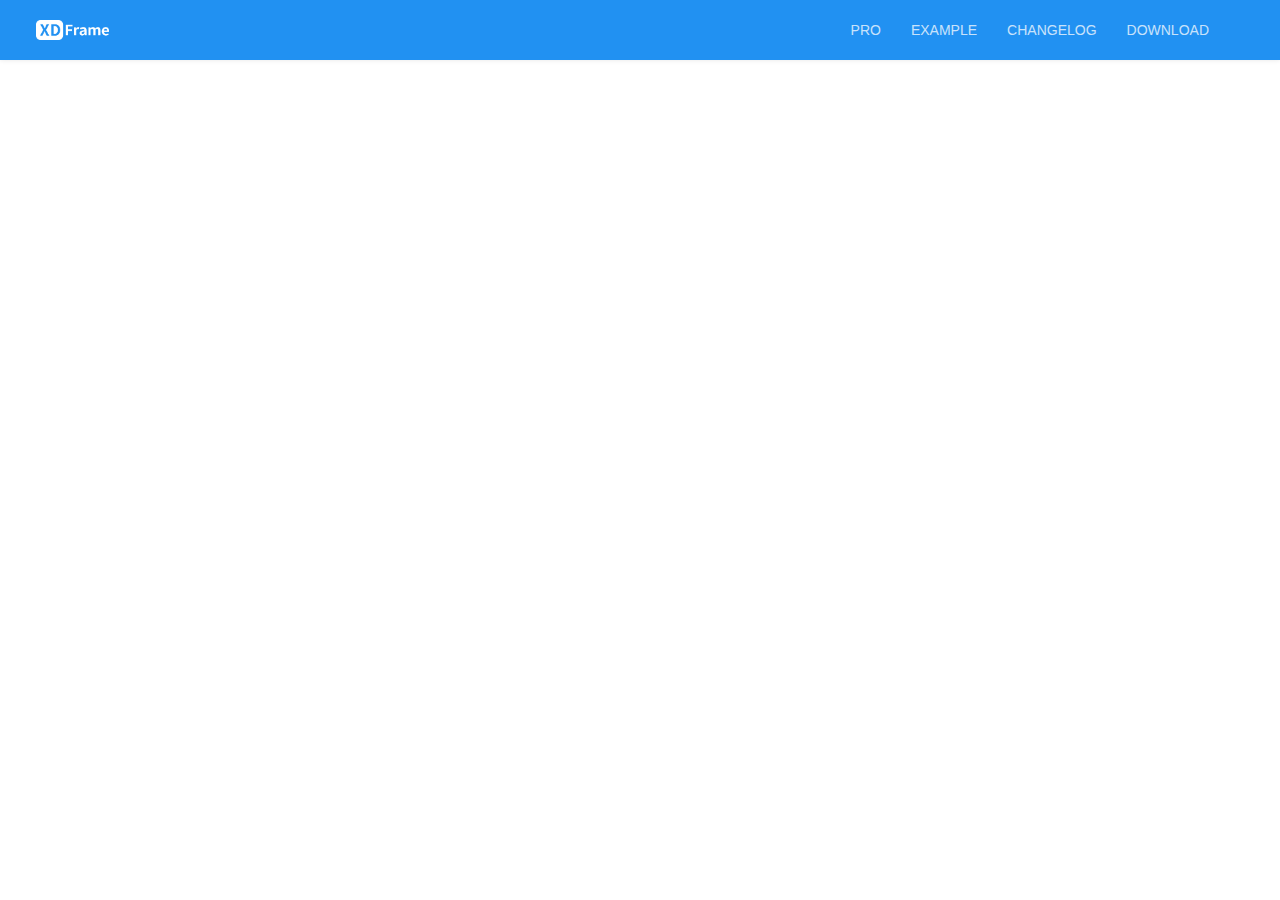
<file: js/comps/ki-nav/example.html>
<!DOCTYPE html>
<html lang="en">

<head>
    <meta charset="UTF-8">
    <meta name="viewport" content="width=device-width, initial-scale=1.0">
    <meta http-equiv="X-UA-Compatible" content="ie=edge">
    <title>ki-nav demo</title>
    <script src="../../xdframe.js"></script>
    <style>
        html,
        body {
            margin: 0;
            padding: 0;
            font-family: ProximaNova, -apple-system, BlinkMacSystemFont, "Segoe UI", Roboto, "Helvetica Neue", Arial, sans-serif;
            font-size: 15px;
            font-weight: normal;
            line-height: 1.5;
            -webkit-text-size-adjust: 100%;
            background: #fff;
            color: #666;
            -webkit-font-smoothing: antialiased;
            -moz-osx-font-smoothing: grayscale;
            text-rendering: optimizeLegibility;
        }
    </style>
    <script>
        load("./ki-nav");
    </script>
</head>

<body>
    <ki-nav>
        <img src="../../../img/logo_white.png" slot="logo" alt="">
        <a href="">PRO</a>
        <a href="/js/comps/ki-nav/example.html">EXAMPLE</a>
        <a href="">CHANGELOG</a>
        <a href="">DOWNLOAD</a>
    </ki-nav>
</body>

</html>
</file>
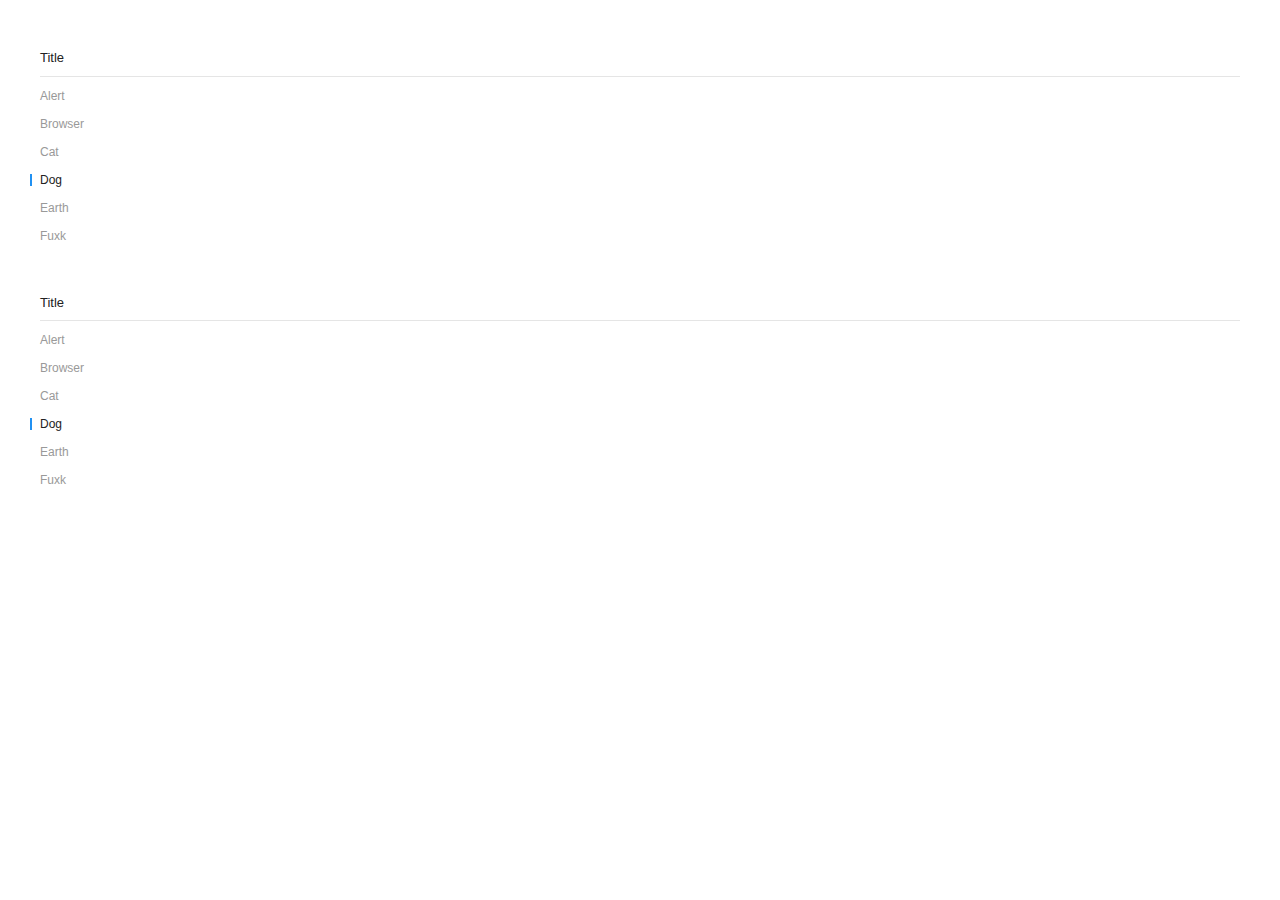
<file: js/comps/ki-ul/example.html>
<!DOCTYPE html>
<html lang="en">

<head>
    <meta charset="UTF-8">
    <meta name="viewport" content="width=device-width, initial-scale=1.0">
    <meta http-equiv="X-UA-Compatible" content="ie=edge">
    <title>ki-ul</title>
    <script src="../../../js/xdframe.js"></script>
    <style>
        html,
        body {
            margin: 0;
            padding: 0;
            font-family: ProximaNova, -apple-system, BlinkMacSystemFont, "Segoe UI", Roboto, "Helvetica Neue", Arial, sans-serif;
            font-size: 15px;
            font-weight: normal;
            line-height: 1.5;
            -webkit-text-size-adjust: 100%;
            background: #fff;
            color: #666;
            -webkit-font-smoothing: antialiased;
            -moz-osx-font-smoothing: grayscale;
            text-rendering: optimizeLegibility;
        }
    </style>
    <script>
        load("./ki-ul");
    </script>
</head>

<body>
    <ki-ul style="margin:40px;">
        <header>Title</header>
        <a href="">Alert</a>
        <a>Browser</a>
        <a>Cat</a>
        <a class="kiul_active">Dog</a>
        <a>Earth</a>
        <a>Fuxk</a>
    </ki-ul>
    <ki-ul style="margin:40px;">
        <header>Title</header>
        <a>Alert</a>
        <a>Browser</a>
        <a>Cat</a>
        <a class="kiul_active">Dog</a>
        <a>Earth</a>
        <a>Fuxk</a>
    </ki-ul>
</body>

</html>
</file>
<file: css/index.css>
.index_article {
  max-width: 800px;
  margin: 0 auto;
}
</file>
<file: css/public.css>
:root {
    --marin-color: #aaa;
}

html,
body {
    margin: 0;
    padding: 0;
    width: 100%;
    height: 100%;
    font-family: ProximaNova, -apple-system, BlinkMacSystemFont, "Segoe UI", Roboto, "Helvetica Neue", Arial, sans-serif;
    font-size: 15px;
    font-weight: normal;
    line-height: 1.5;
    -webkit-text-size-adjust: 100%;
    background: #fff;
    color: #666;
    -webkit-font-smoothing: antialiased;
    -moz-osx-font-smoothing: grayscale;
    text-rendering: optimizeLegibility;
}

.start_loading {
    position: absolute;
    left: 0;
    top: 0;
    width: 100%;
    height: 100%;
    z-index: 20;
    display: flex;
    justify-content: center;
    align-items: center;
    background-color: rgba(255, 255, 255, .5);
}

ki-web {
    display: block;
    opacity: 0;
}

.top_nav {
    display: none;
}

.left_nav {
    display: none;
}
</file>
